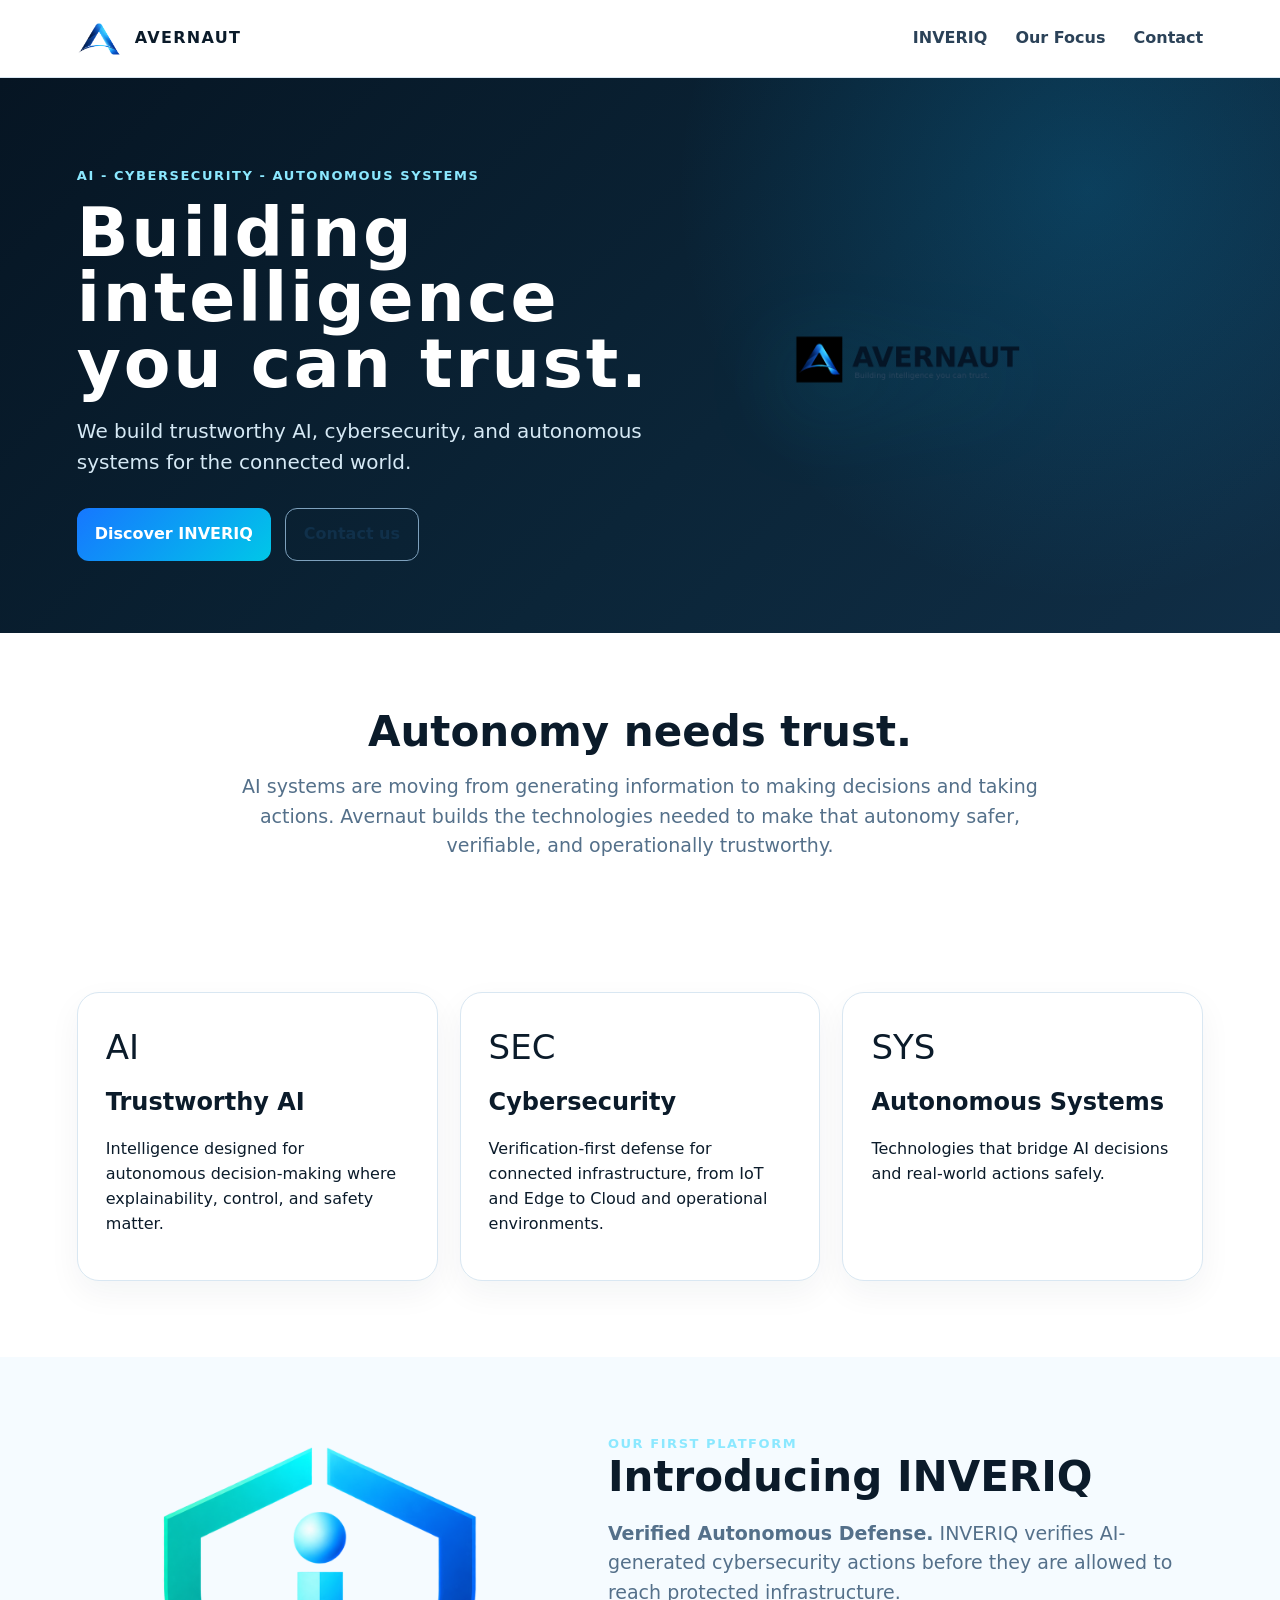
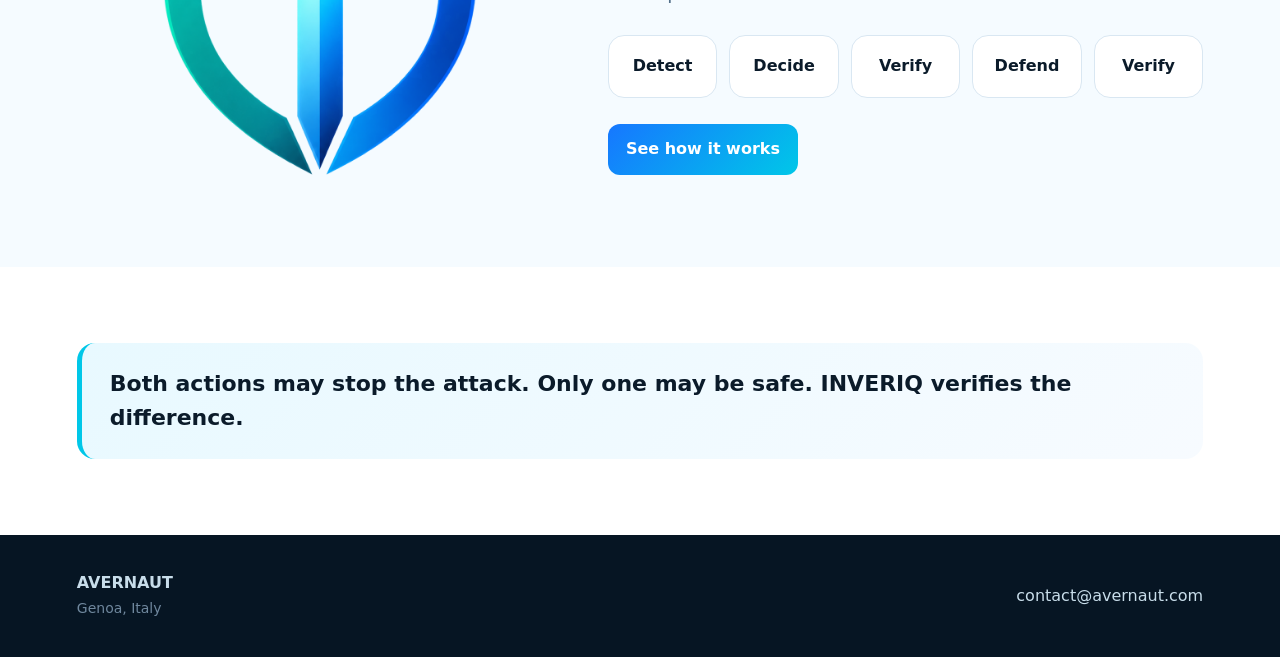
<file: index.html>
<!doctype html><html lang="en"><head><meta charset="utf-8"><meta name="viewport" content="width=device-width,initial-scale=1"><title>Avernaut - Building intelligence you can trust</title><meta name="description" content="Avernaut builds trustworthy AI, cybersecurity, and autonomous systems for the connected world."><link rel="icon" href="assets/avernaut-favicon.png"><link rel="stylesheet" href="styles.css"></head><body>
<nav class="nav"><a class="brand" href="/"><img src="assets/avernaut-avatar.png" alt="Avernaut"><span>AVERNAUT</span></a><div class="navlinks"><a href="/inveriq/">INVERIQ</a><a href="#focus">Our Focus</a><a href="mailto:contact@avernaut.com">Contact</a></div></nav>
<header class="hero"><div class="hero-grid"><div><div class="eyebrow">AI - Cybersecurity - Autonomous Systems</div><h1>Building intelligence you can trust.</h1><p>We build trustworthy AI, cybersecurity, and autonomous systems for the connected world.</p><div style="display:flex;gap:14px;margin-top:30px"><a class="btn primary" href="/inveriq/">Discover INVERIQ</a><a class="btn secondary" href="mailto:contact@avernaut.com">Contact us</a></div></div><div class="center"><img class="hero-logo" src="assets/avernaut-logo-full.png" alt="Avernaut logo"></div></div></header>
<section class="section"><div class="wrap center"><h2>Autonomy needs trust.</h2><p class="lead" style="margin:0 auto">AI systems are moving from generating information to making decisions and taking actions. Avernaut builds the technologies needed to make that autonomy safer, verifiable, and operationally trustworthy.</p></div></section>
<section id="focus" class="section" style="padding-top:20px"><div class="wrap"><div class="cards"><div class="card"><div class="icon">AI</div><h3>Trustworthy AI</h3><p>Intelligence designed for autonomous decision-making where explainability, control, and safety matter.</p></div><div class="card"><div class="icon">SEC</div><h3>Cybersecurity</h3><p>Verification-first defense for connected infrastructure, from IoT and Edge to Cloud and operational environments.</p></div><div class="card"><div class="icon">SYS</div><h3>Autonomous Systems</h3><p>Technologies that bridge AI decisions and real-world actions safely.</p></div></div></div></section>
<section class="section product"><div class="wrap product-grid"><div class="center"><img class="product-logo" src="assets/inveriq-avatar.png" alt="INVERIQ"></div><div><div class="eyebrow">Our first platform</div><h2>Introducing INVERIQ</h2><p class="lead"><b>Verified Autonomous Defense.</b> INVERIQ verifies AI-generated cybersecurity actions before they are allowed to reach protected infrastructure.</p><div class="steps"><div class="step">Detect</div><div class="step">Decide</div><div class="step">Verify</div><div class="step">Defend</div><div class="step">Verify</div></div><p style="margin-top:26px"><a class="btn primary" href="/inveriq/">See how it works</a></p></div></div></section>
<section class="section"><div class="wrap"><div class="quote">Both actions may stop the attack. Only one may be safe. INVERIQ verifies the difference.</div></div></section>
<footer class="footer"><div class="wrap"><div><b>AVERNAUT</b><br><span class="small">Genoa, Italy</span></div><div><a href="mailto:contact@avernaut.com">contact@avernaut.com</a></div></div></footer></body></html>
</file>
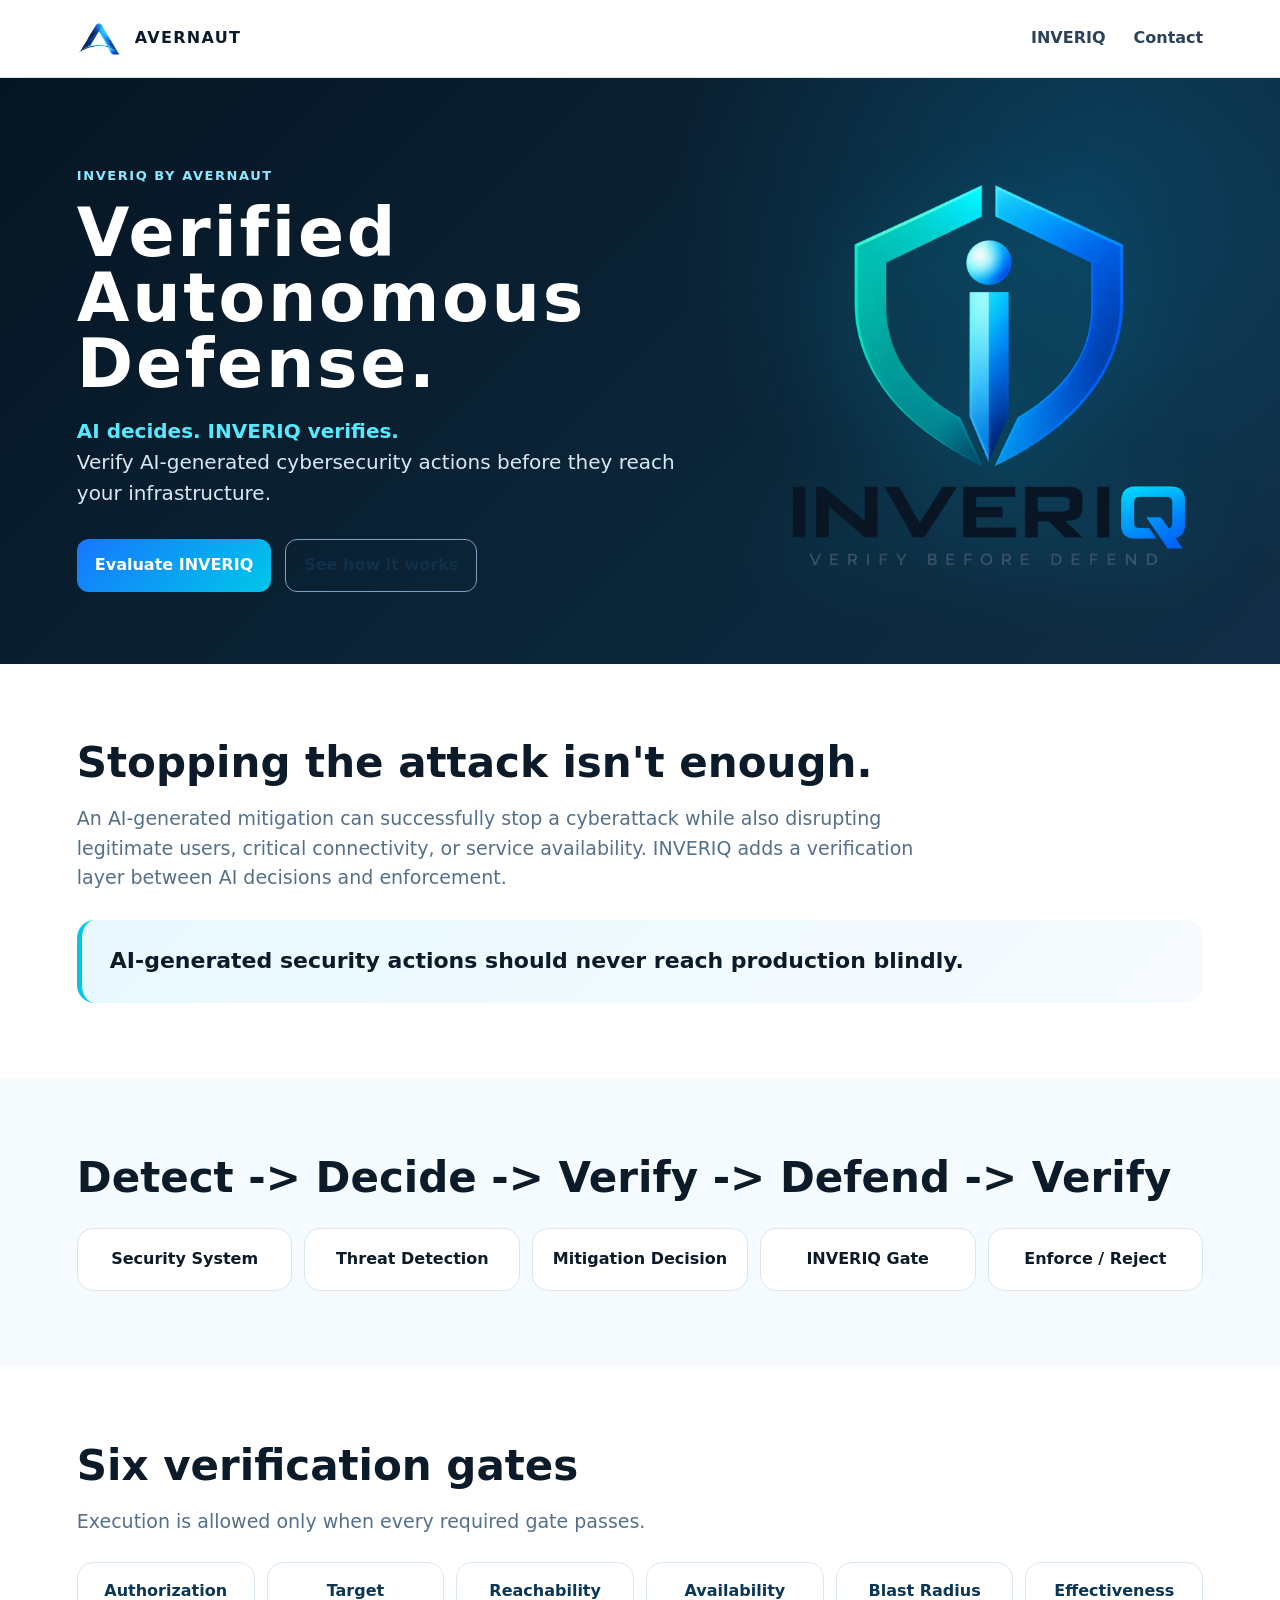
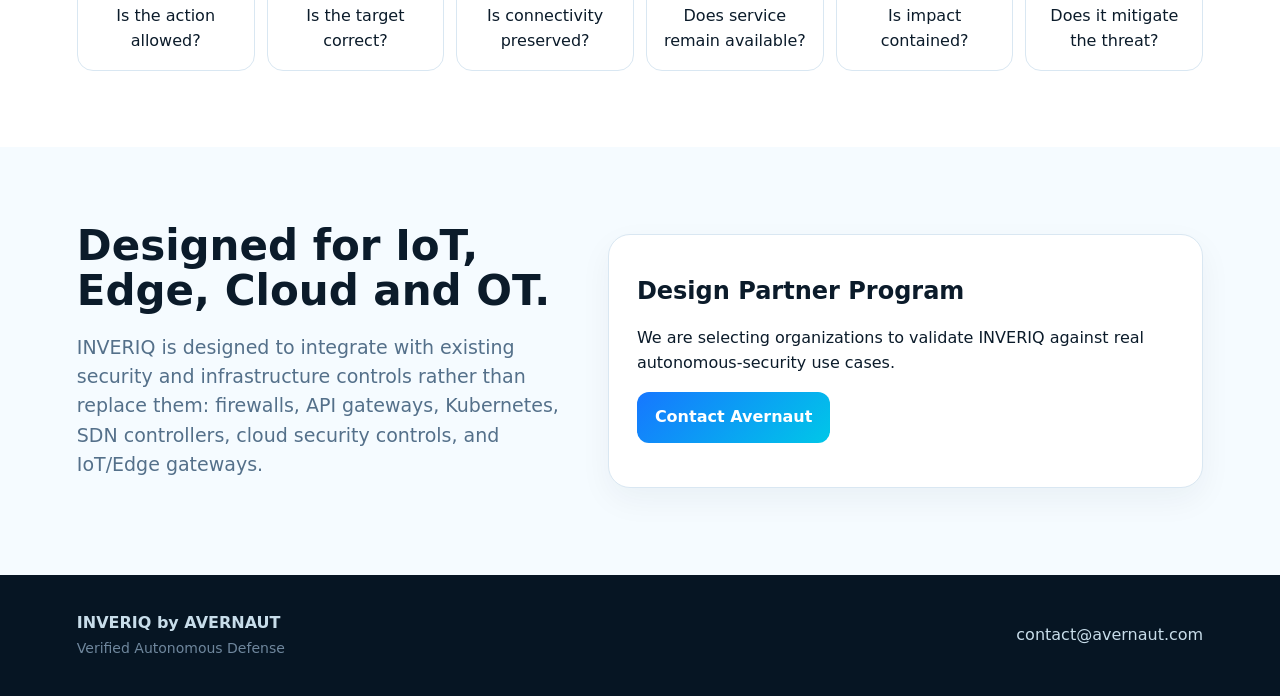
<file: inveriq/index.html>
<!doctype html><html lang="en"><head><meta charset="utf-8"><meta name="viewport" content="width=device-width,initial-scale=1"><title>INVERIQ by Avernaut - Verified Autonomous Defense</title><meta name="description" content="INVERIQ verifies AI-generated cybersecurity actions before they reach IoT, Edge, Cloud, and OT infrastructure."><link rel="icon" href="../assets/inveriq-favicon.png"><link rel="stylesheet" href="../styles.css"></head><body>
<nav class="nav"><a class="brand" href="/"><img src="../assets/avernaut-avatar.png" alt="Avernaut"><span>AVERNAUT</span></a><div class="navlinks"><a href="/inveriq/">INVERIQ</a><a href="mailto:contact@avernaut.com">Contact</a></div></nav>
<header class="hero"><div class="hero-grid"><div><div class="eyebrow">INVERIQ by Avernaut</div><h1>Verified Autonomous Defense.</h1><p><b style="color:#56e9ff">AI decides. INVERIQ verifies.</b><br>Verify AI-generated cybersecurity actions before they reach your infrastructure.</p><div style="display:flex;gap:14px;margin-top:30px"><a class="btn primary" href="mailto:contact@avernaut.com?subject=INVERIQ%20Design%20Partner%20Program">Evaluate INVERIQ</a><a class="btn secondary" href="#how">See how it works</a></div></div><div class="center"><img class="hero-logo" src="../assets/inveriq-logo-full.png" alt="INVERIQ logo"></div></div></header>
<section class="section"><div class="wrap"><h2>Stopping the attack isn't enough.</h2><p class="lead">An AI-generated mitigation can successfully stop a cyberattack while also disrupting legitimate users, critical connectivity, or service availability. INVERIQ adds a verification layer between AI decisions and enforcement.</p><div class="quote" style="margin-top:28px">AI-generated security actions should never reach production blindly.</div></div></section>
<section id="how" class="section product"><div class="wrap"><h2>Detect -> Decide -> Verify -> Defend -> Verify</h2><div class="steps"><div class="step">Security System</div><div class="step">Threat Detection</div><div class="step">Mitigation Decision</div><div class="step">INVERIQ Gate</div><div class="step">Enforce / Reject</div></div></div></section>
<section class="section"><div class="wrap"><h2>Six verification gates</h2><p class="lead">Execution is allowed only when every required gate passes.</p><div class="gates"><div class="gate"><b>Authorization</b><span>Is the action allowed?</span></div><div class="gate"><b>Target</b><span>Is the target correct?</span></div><div class="gate"><b>Reachability</b><span>Is connectivity preserved?</span></div><div class="gate"><b>Availability</b><span>Does service remain available?</span></div><div class="gate"><b>Blast Radius</b><span>Is impact contained?</span></div><div class="gate"><b>Effectiveness</b><span>Does it mitigate the threat?</span></div></div></div></section>
<section class="section product"><div class="wrap product-grid"><div><h2>Designed for IoT, Edge, Cloud and OT.</h2><p class="lead">INVERIQ is designed to integrate with existing security and infrastructure controls rather than replace them: firewalls, API gateways, Kubernetes, SDN controllers, cloud security controls, and IoT/Edge gateways.</p></div><div class="card"><h3>Design Partner Program</h3><p>We are selecting organizations to validate INVERIQ against real autonomous-security use cases.</p><p><a class="btn primary" href="mailto:contact@avernaut.com?subject=INVERIQ%20Design%20Partner%20Program">Contact Avernaut</a></p></div></div></section>
<footer class="footer"><div class="wrap"><div><b>INVERIQ by AVERNAUT</b><br><span class="small">Verified Autonomous Defense</span></div><div><a href="mailto:contact@avernaut.com">contact@avernaut.com</a></div></div></footer></body></html>
</file>
<file: styles.css>
:root{--navy:#071827;--ink:#0b1b2a;--muted:#54708a;--cyan:#00c7e8;--blue:#1677ff;--ice:#f5fbff;--line:#d9e7f2;--green:#15bca3;}
*{box-sizing:border-box} body{margin:0;font-family:Inter,ui-sans-serif,system-ui,-apple-system,Segoe UI,Roboto,Arial,sans-serif;color:var(--ink);background:white;line-height:1.55} a{text-decoration:none;color:inherit}.nav{height:78px;display:flex;align-items:center;justify-content:space-between;padding:0 6vw;border-bottom:1px solid var(--line);position:sticky;top:0;background:rgba(255,255,255,.94);backdrop-filter:blur(12px);z-index:10}.brand{display:flex;align-items:center;gap:14px;font-weight:800;letter-spacing:.08em}.brand img{width:44px;height:44px}.navlinks{display:flex;gap:28px;color:#2b4258;font-weight:600}.btn{display:inline-flex;align-items:center;gap:8px;border-radius:12px;padding:13px 18px;font-weight:800}.btn.primary{background:linear-gradient(135deg,var(--blue),var(--cyan));color:white}.btn.secondary{border:1px solid #7ea1bd;color:#10304a}.hero{padding:88px 6vw 72px;background:radial-gradient(circle at 85% 20%,#0aa3e833 0,transparent 35%),linear-gradient(135deg,#061523 0,#0b2538 58%,#102e46 100%);color:white}.hero-grid{max-width:1180px;margin:0 auto;display:grid;grid-template-columns:1.2fr .8fr;gap:56px;align-items:center}.eyebrow{color:#8be8ff;font-weight:800;letter-spacing:.12em;text-transform:uppercase;font-size:13px}.hero h1{font-size:68px;line-height:.96;margin:14px 0 20px;letter-spacing:.04em}.hero p{font-size:20px;color:#d6e9f5;max-width:650px}.hero-logo{width:100%;max-width:410px;filter:drop-shadow(0 20px 45px rgba(0,199,232,.22))}.section{padding:76px 6vw}.wrap{max-width:1180px;margin:0 auto}.center{text-align:center}.section h2{font-size:42px;line-height:1.08;margin:0 0 18px}.lead{font-size:19px;color:var(--muted);max-width:860px}.cards{display:grid;grid-template-columns:repeat(3,1fr);gap:22px;margin-top:36px}.card{background:white;border:1px solid var(--line);border-radius:22px;padding:28px;box-shadow:0 12px 32px rgba(0,32,64,.05)}.card h3{font-size:24px;margin:10px 0}.icon{font-size:34px}.product{background:var(--ice)}.product-grid{display:grid;grid-template-columns:.9fr 1.1fr;gap:44px;align-items:center}.product-logo{width:100%;max-width:350px}.steps{display:grid;grid-template-columns:repeat(5,1fr);gap:12px;margin-top:28px}.step{border:1px solid var(--line);border-radius:16px;padding:18px;background:white;text-align:center;font-weight:800}.gates{display:grid;grid-template-columns:repeat(6,1fr);gap:12px;margin-top:26px}.gate{background:white;border:1px solid var(--line);border-radius:16px;padding:16px;text-align:center}.gate b{display:block;color:#0a3657}.quote{background:linear-gradient(135deg,#e8f9ff,#f7fbff);border-left:5px solid var(--cyan);padding:24px 28px;border-radius:18px;font-size:22px;font-weight:800}.footer{background:#061523;color:#c8ddea;padding:36px 6vw}.footer .wrap{display:flex;justify-content:space-between;gap:24px;align-items:center}.small{font-size:14px;color:#6f879d}@media(max-width:900px){.hero-grid,.product-grid{grid-template-columns:1fr}.cards,.gates,.steps{grid-template-columns:1fr 1fr}.hero h1{font-size:48px}.navlinks{display:none}}@media(max-width:580px){.cards,.gates,.steps{grid-template-columns:1fr}.hero h1{font-size:38px}.section h2{font-size:32px}}
</file>
